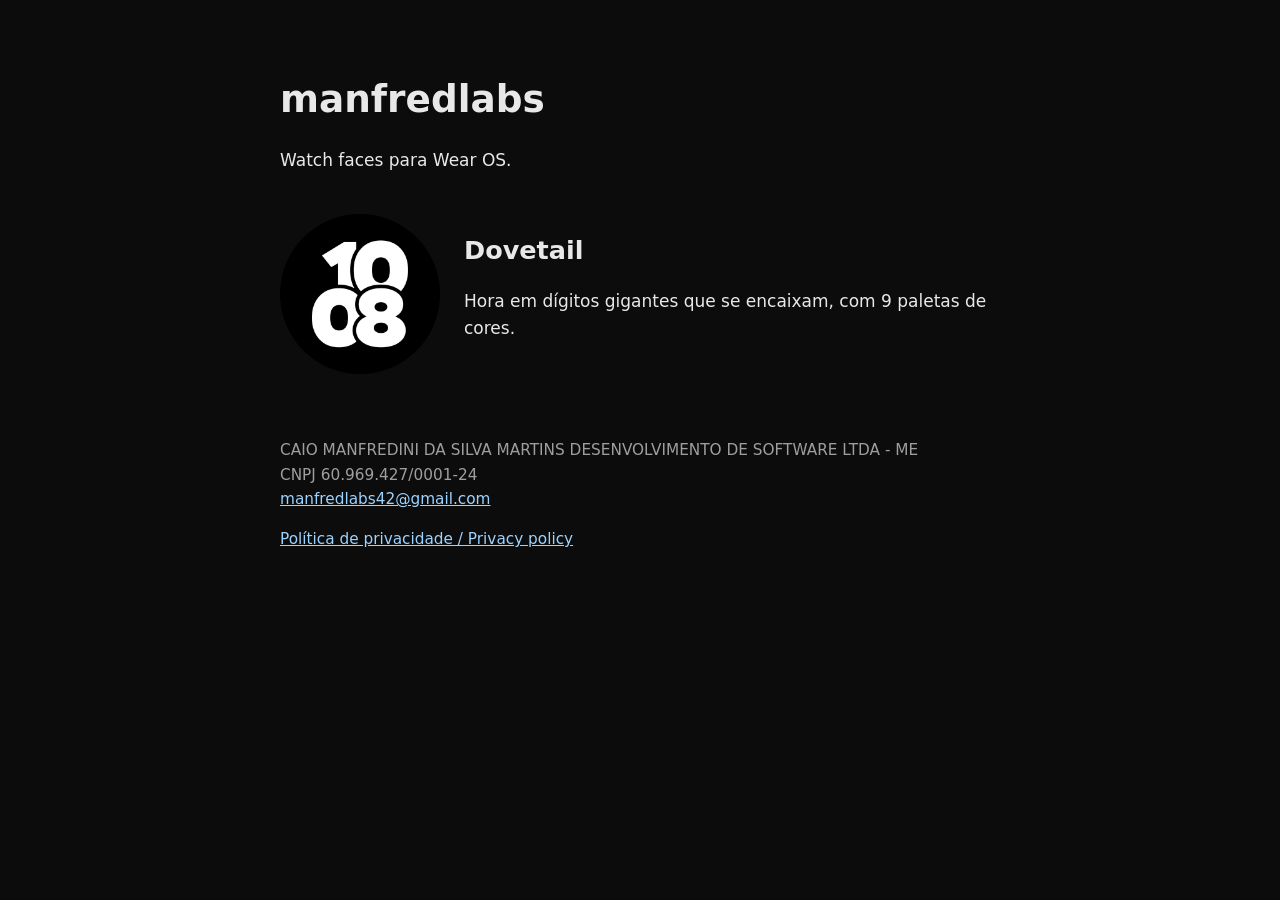
<file: index.html>
<!doctype html>
<html lang="pt-BR">
<head>
<meta charset="utf-8">
<meta name="viewport" content="width=device-width, initial-scale=1">
<title>manfredlabs</title>
<link rel="stylesheet" href="style.css">
</head>
<body>
<main>
  <h1>manfredlabs</h1>
  <p>Watch faces para Wear OS.</p>

  <section class="app">
    <img src="dovetail.png" alt="Dovetail watch face" width="160" height="160">
    <div>
      <h2>Dovetail</h2>
      <p>Hora em dígitos gigantes que se encaixam, com 9 paletas de cores.</p>
    </div>
  </section>

  <footer>
    <p>CAIO MANFREDINI DA SILVA MARTINS DESENVOLVIMENTO DE SOFTWARE LTDA - ME<br>
    CNPJ 60.969.427/0001-24<br>
    <a href="mailto:manfredlabs42@gmail.com">manfredlabs42@gmail.com</a></p>
    <p><a href="privacy.html">Política de privacidade / Privacy policy</a></p>
  </footer>
</main>
</body>
</html>
</file>
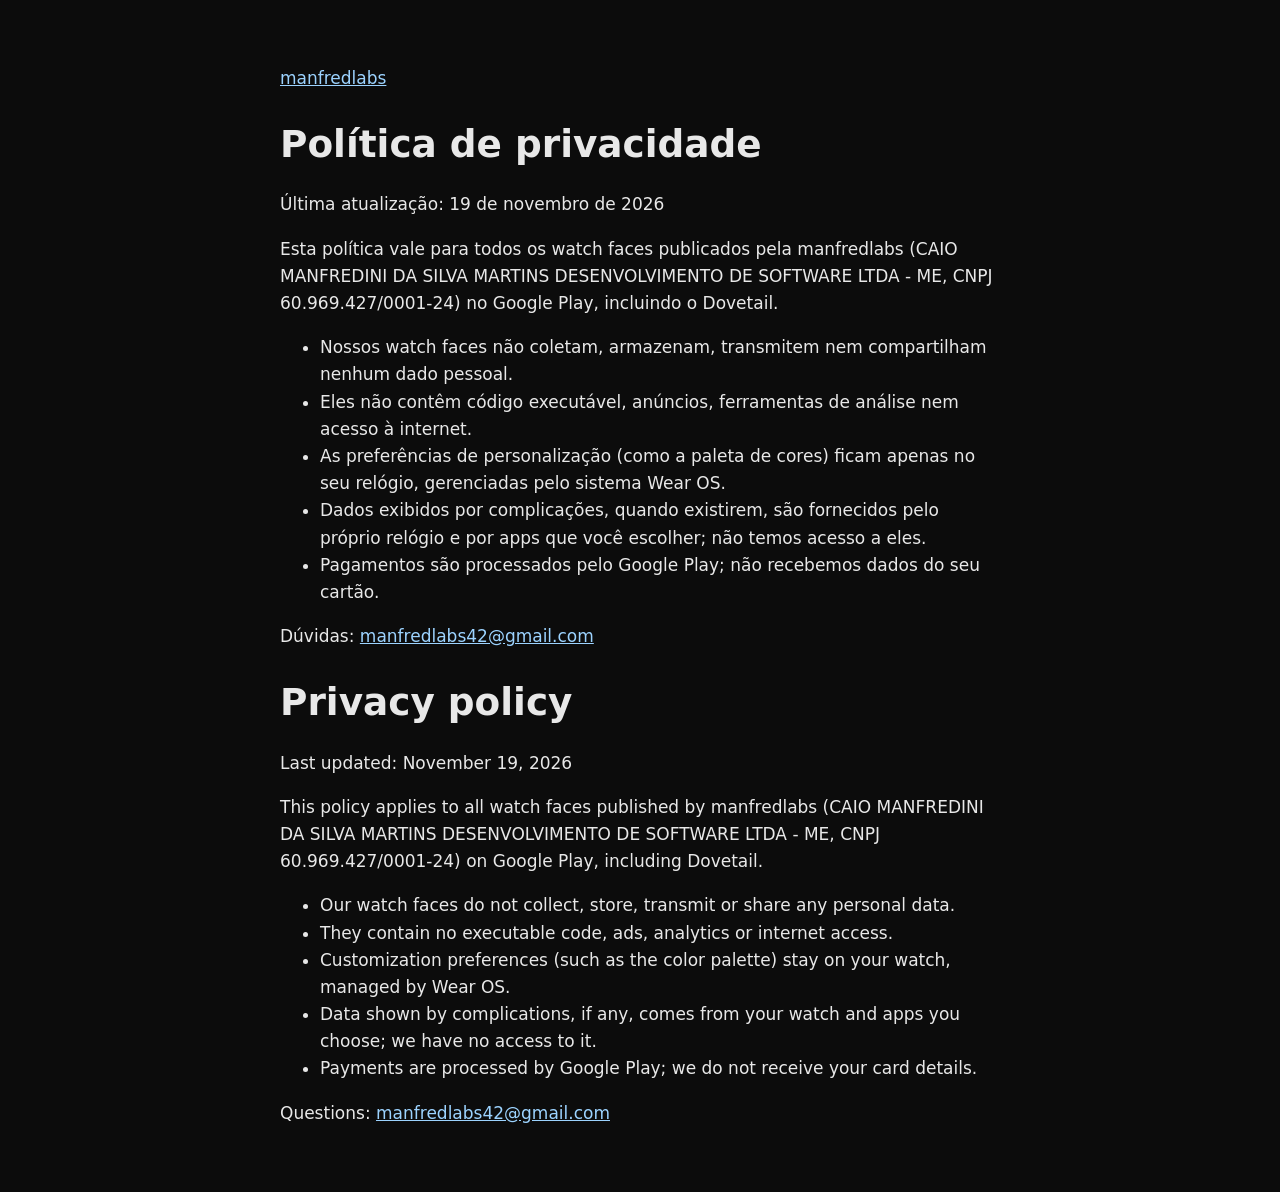
<file: privacy.html>
<!doctype html>
<html lang="pt-BR">
<head>
<meta charset="utf-8">
<meta name="viewport" content="width=device-width, initial-scale=1">
<title>Política de privacidade - manfredlabs</title>
<link rel="stylesheet" href="style.css">
</head>
<body>
<main>
  <p><a href="./">manfredlabs</a></p>

  <h1>Política de privacidade</h1>
  <p>Última atualização: 19 de novembro de 2026</p>
  <p>Esta política vale para todos os watch faces publicados pela manfredlabs (CAIO MANFREDINI DA SILVA MARTINS DESENVOLVIMENTO DE SOFTWARE LTDA - ME, CNPJ 60.969.427/0001-24) no Google Play, incluindo o Dovetail.</p>
  <ul>
    <li>Nossos watch faces não coletam, armazenam, transmitem nem compartilham nenhum dado pessoal.</li>
    <li>Eles não contêm código executável, anúncios, ferramentas de análise nem acesso à internet.</li>
    <li>As preferências de personalização (como a paleta de cores) ficam apenas no seu relógio, gerenciadas pelo sistema Wear OS.</li>
    <li>Dados exibidos por complicações, quando existirem, são fornecidos pelo próprio relógio e por apps que você escolher; não temos acesso a eles.</li>
    <li>Pagamentos são processados pelo Google Play; não recebemos dados do seu cartão.</li>
  </ul>
  <p>Dúvidas: <a href="mailto:manfredlabs42@gmail.com">manfredlabs42@gmail.com</a></p>

  <h1 lang="en">Privacy policy</h1>
  <div lang="en">
  <p>Last updated: November 19, 2026</p>
  <p>This policy applies to all watch faces published by manfredlabs (CAIO MANFREDINI DA SILVA MARTINS DESENVOLVIMENTO DE SOFTWARE LTDA - ME, CNPJ 60.969.427/0001-24) on Google Play, including Dovetail.</p>
  <ul>
    <li>Our watch faces do not collect, store, transmit or share any personal data.</li>
    <li>They contain no executable code, ads, analytics or internet access.</li>
    <li>Customization preferences (such as the color palette) stay on your watch, managed by Wear OS.</li>
    <li>Data shown by complications, if any, comes from your watch and apps you choose; we have no access to it.</li>
    <li>Payments are processed by Google Play; we do not receive your card details.</li>
  </ul>
  <p>Questions: <a href="mailto:manfredlabs42@gmail.com">manfredlabs42@gmail.com</a></p>
  </div>
</main>
</body>
</html>
</file>
<file: style.css>
body { margin: 0; background: #0c0c0c; color: #e8e8e8; font: 17px/1.6 system-ui, sans-serif; }
main { max-width: 720px; margin: 0 auto; padding: 48px 24px; }
h1 { font-size: 2.2em; margin: 0.6em 0 0.2em; }
a { color: #9cd3ff; }
.app { display: flex; gap: 24px; align-items: center; margin: 40px 0; }
.app h2 { margin: 0; }
footer { margin-top: 64px; color: #9e9e9e; font-size: 0.9em; }
</file>
